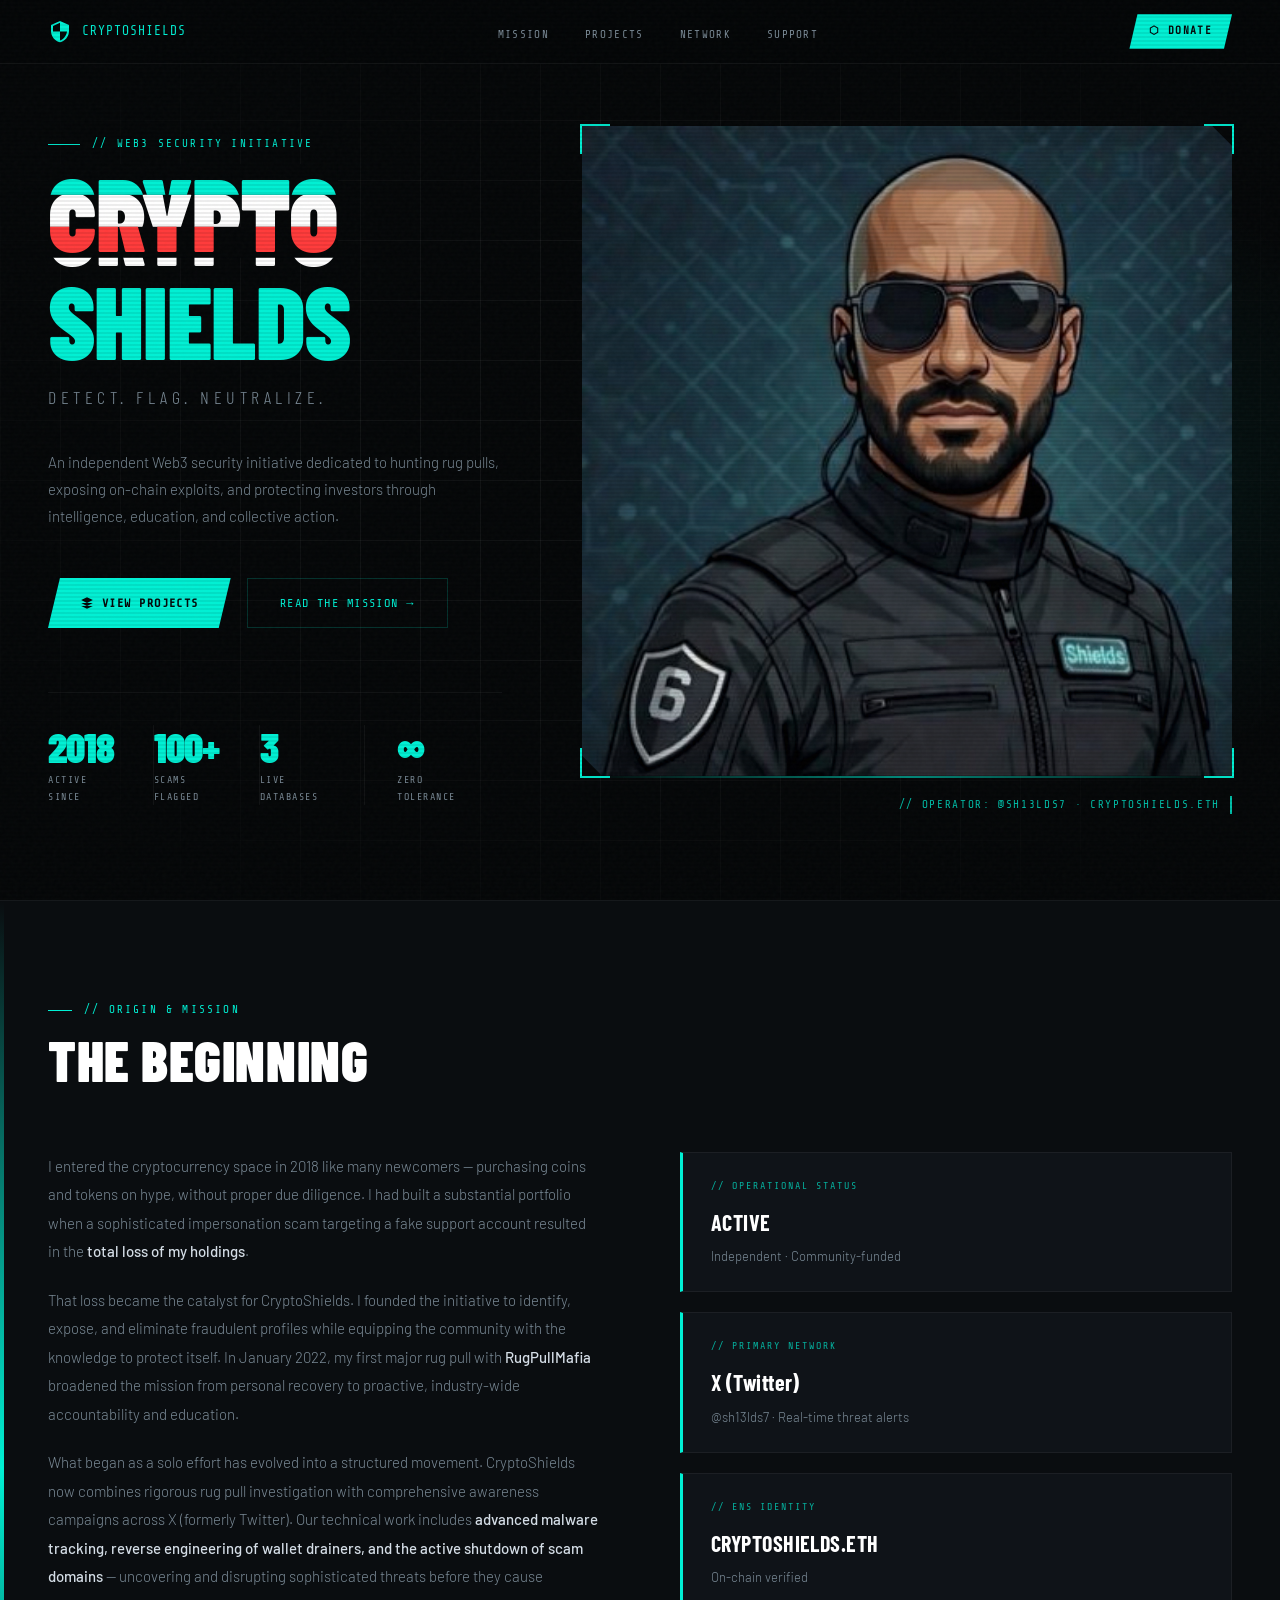
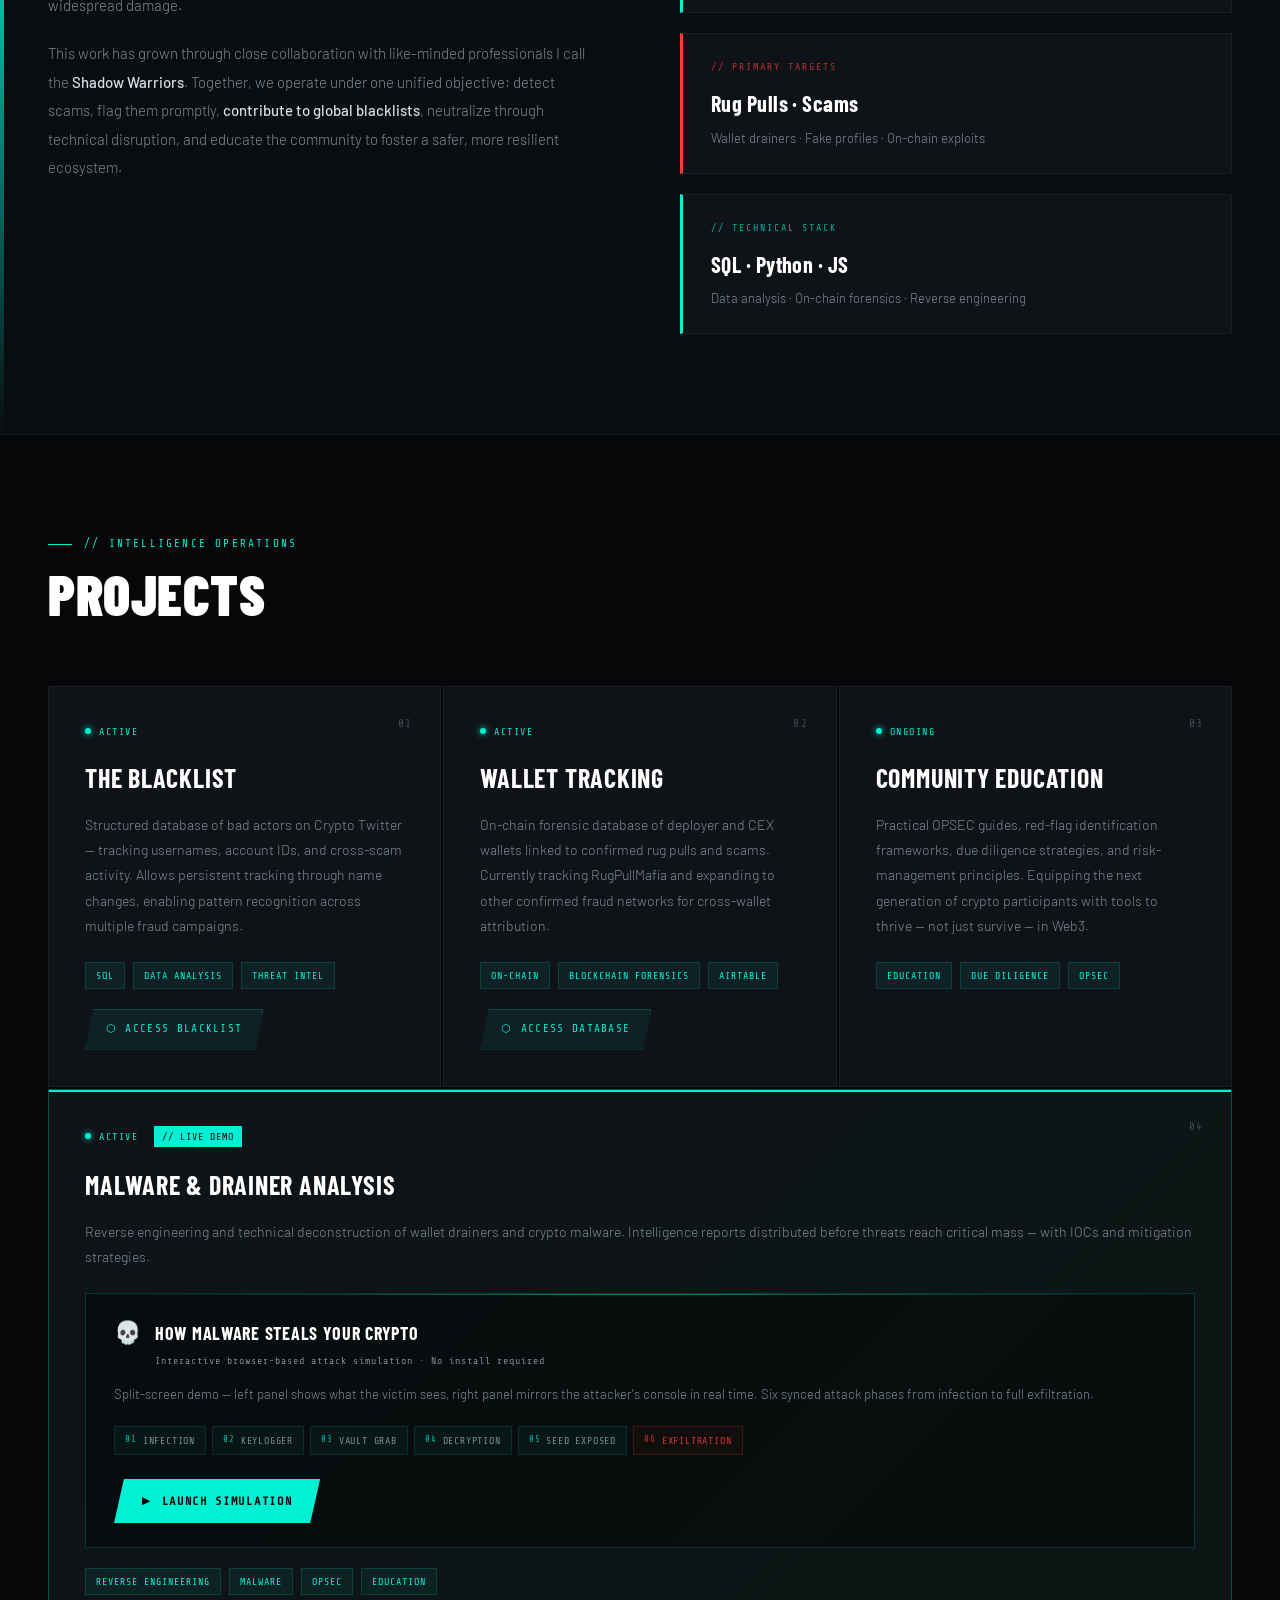
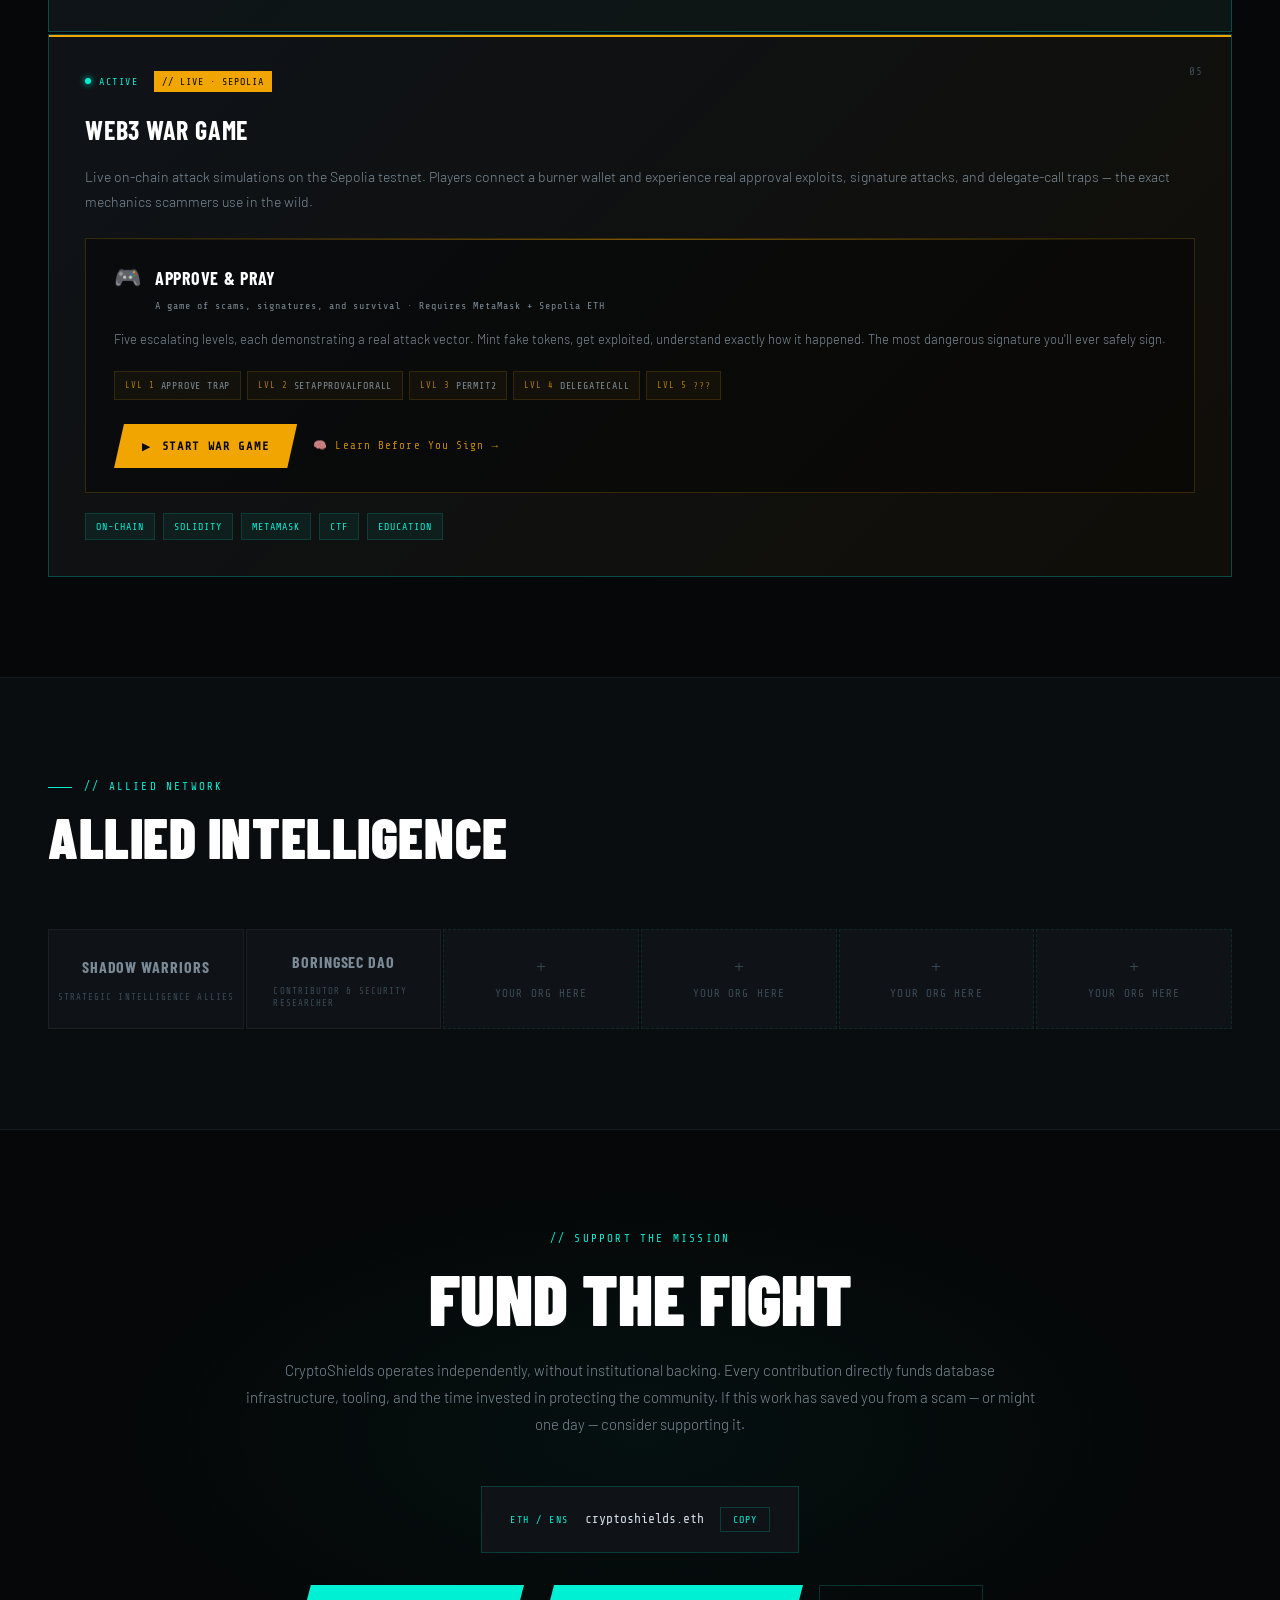
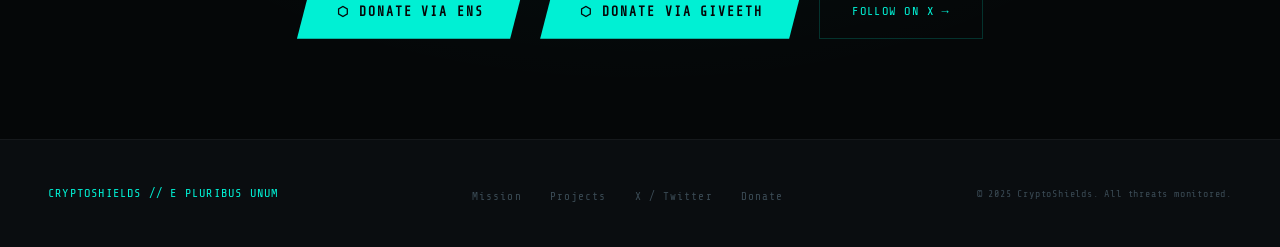
<file: index.html>
<!DOCTYPE html>
<html lang="en">
<head>
  <meta charset="UTF-8" />
  <meta name="viewport" content="width=device-width, initial-scale=1.0" />
  <title>CryptoShields | Web3 Security & OPSEC</title>
  <meta name="description" content="CryptoShields — Detecting, flagging, and neutralizing crypto scams, rug pulls, and Web3 threats. Community-driven OPSEC for the decentralized world." />
  <link rel="preconnect" href="https://fonts.googleapis.com" />
  <link href="https://fonts.googleapis.com/css2?family=Share+Tech+Mono&family=Barlow+Condensed:wght@300;400;600;700;900&family=Barlow:wght@300;400;500&display=swap" rel="stylesheet" />
  <style>
    :root {
      --bg: #050708;
      --surface: #0a0d10;
      --surface2: #0f1318;
      --cyan: #00f0d4;
      --cyan-dim: #00c4ae;
      --cyan-glow: rgba(0, 240, 212, 0.15);
      --cyan-glow2: rgba(0, 240, 212, 0.06);
      --red: #ff3b3b;
      --red-dim: #cc2222;
      --text: #d4dde6;
      --text-dim: #7a8a96;
      --text-faint: #3a4a54;
      --border: rgba(0, 240, 212, 0.18);
      --border-faint: rgba(255,255,255,0.05);
      --mono: 'Share Tech Mono', monospace;
      --display: 'Barlow Condensed', sans-serif;
      --body: 'Barlow', sans-serif;
    }

    *, *::before, *::after { box-sizing: border-box; margin: 0; padding: 0; }

    html { scroll-behavior: smooth; }

    body {
      background: var(--bg);
      color: var(--text);
      font-family: var(--body);
      font-weight: 300;
      line-height: 1.7;
      overflow-x: hidden;
    }

    /* SCAN-LINE OVERLAY */
    body::before {
      content: '';
      position: fixed;
      inset: 0;
      background: repeating-linear-gradient(
        0deg,
        transparent,
        transparent 2px,
        rgba(0,0,0,0.07) 2px,
        rgba(0,0,0,0.07) 4px
      );
      pointer-events: none;
      z-index: 9999;
    }

    /* NOISE TEXTURE */
    body::after {
      content: '';
      position: fixed;
      inset: 0;
      opacity: 0.025;
      background-image: url("data:image/svg+xml,%3Csvg viewBox='0 0 256 256' xmlns='http://www.w3.org/2000/svg'%3E%3Cfilter id='n'%3E%3CfeTurbulence type='fractalNoise' baseFrequency='0.9' numOctaves='4' stitchTiles='stitch'/%3E%3C/filter%3E%3Crect width='100%25' height='100%25' filter='url(%23n)'/%3E%3C/svg%3E");
      pointer-events: none;
      z-index: 9998;
    }

    /* ─── NAV ─── */
    nav {
      position: fixed;
      top: 0; left: 0; right: 0;
      z-index: 100;
      display: flex;
      align-items: center;
      justify-content: space-between;
      padding: 0 48px;
      height: 64px;
      background: rgba(5,7,8,0.92);
      backdrop-filter: blur(12px);
      border-bottom: 1px solid var(--border-faint);
    }
    .nav-logo {
      font-family: var(--mono);
      font-size: 13px;
      color: var(--cyan);
      letter-spacing: 0.08em;
      text-decoration: none;
      display: flex;
      align-items: center;
      gap: 10px;
    }
    .nav-logo .shield-icon {
      width: 24px; height: 24px;
      fill: var(--cyan);
    }
    .nav-links {
      display: flex;
      gap: 36px;
      list-style: none;
    }
    .nav-links a {
      font-family: var(--mono);
      font-size: 11px;
      color: var(--text-dim);
      text-decoration: none;
      letter-spacing: 0.12em;
      text-transform: uppercase;
      transition: color 0.2s;
    }
    .nav-links a:hover { color: var(--cyan); }
    .nav-cta {
      font-family: var(--mono);
      font-size: 11px;
      color: var(--bg);
      background: var(--cyan);
      padding: 8px 20px;
      letter-spacing: 0.12em;
      text-transform: uppercase;
      text-decoration: none;
      clip-path: polygon(8px 0%, 100% 0%, calc(100% - 8px) 100%, 0% 100%);
      transition: background 0.2s, transform 0.1s;
      font-weight: 600;
    }
    .nav-cta:hover { background: var(--cyan-dim); transform: translateY(-1px); }

    /* ─── HERO ─── */
    #hero {
      min-height: 100vh;
      display: flex;
      align-items: center;
      padding: 120px 48px 80px;
      position: relative;
      overflow: hidden;
    }

    /* Grid background */
    #hero::before {
      content: '';
      position: absolute;
      inset: 0;
      background-image:
        linear-gradient(var(--border-faint) 1px, transparent 1px),
        linear-gradient(90deg, var(--border-faint) 1px, transparent 1px);
      background-size: 60px 60px;
      mask-image: radial-gradient(ellipse 80% 80% at 50% 50%, black 30%, transparent 80%);
    }

    /* Glowing orb */
    #hero::after {
      content: '';
      position: absolute;
      top: 20%; right: -10%;
      width: 600px; height: 600px;
      border-radius: 50%;
      background: radial-gradient(circle, rgba(0,240,212,0.07) 0%, transparent 70%);
      pointer-events: none;
    }

    /* Update this in your #hero style section */
.hero-inner {
  max-width: 1200px;
  margin: 0 auto;
  display: grid;
  /* Increased from 400px to 550px */
  grid-template-columns: 1fr 650px; 
  gap: 80px;
  align-items: center;
  width: 100%;
  position: relative;
  z-index: 1;
}

    .hero-tag {
      font-family: var(--mono);
      font-size: 11px;
      color: var(--cyan);
      letter-spacing: 0.2em;
      text-transform: uppercase;
      margin-bottom: 24px;
      display: flex;
      align-items: center;
      gap: 12px;
    }
    .hero-tag::before {
      content: '';
      display: inline-block;
      width: 32px; height: 1px;
      background: var(--cyan);
    }

    .hero-title {
      font-family: var(--display);
      font-size: clamp(56px, 8vw, 108px);
      font-weight: 900;
      line-height: 0.92;
      letter-spacing: -0.01em;
      text-transform: uppercase;
      color: #fff;
      margin-bottom: 8px;
    }
    .hero-title .accent { color: var(--cyan); }

    .hero-subtitle {
      font-family: var(--display);
      font-size: clamp(14px, 2vw, 18px);
      font-weight: 300;
      color: var(--text-dim);
      letter-spacing: 0.25em;
      text-transform: uppercase;
      margin-bottom: 36px;
      margin-top: 16px;
    }

    .hero-desc {
      font-size: 15px;
      color: var(--text-dim);
      max-width: 540px;
      margin-bottom: 48px;
      line-height: 1.8;
    }

    .hero-btns {
      display: flex;
      gap: 16px;
      flex-wrap: wrap;
    }

    .btn-primary-cs {
      font-family: var(--mono);
      font-size: 12px;
      letter-spacing: 0.12em;
      text-transform: uppercase;
      color: var(--bg);
      background: var(--cyan);
      padding: 14px 32px;
      text-decoration: none;
      clip-path: polygon(12px 0%, 100% 0%, calc(100% - 12px) 100%, 0% 100%);
      transition: all 0.2s;
      font-weight: 600;
      display: inline-flex;
      align-items: center;
      gap: 8px;
    }
    .btn-primary-cs:hover {
      background: #fff;
      transform: translateY(-2px);
      box-shadow: 0 0 24px rgba(0,240,212,0.4);
    }

    .btn-secondary-cs {
      font-family: var(--mono);
      font-size: 12px;
      letter-spacing: 0.12em;
      text-transform: uppercase;
      color: var(--cyan);
      background: transparent;
      border: 1px solid var(--border);
      padding: 14px 32px;
      text-decoration: none;
      transition: all 0.2s;
      display: inline-flex;
      align-items: center;
      gap: 8px;
    }
    .btn-secondary-cs:hover {
      background: var(--cyan-glow2);
      border-color: var(--cyan);
    }

    /* HERO IMAGE */
   .hero-image-wrap {
  display: flex;
  flex-direction: column;
  align-self: end; /* This pushes ONLY the image and ID tag to the bottom */
}
    /* Update the frame dimensions */
    .hero-image-frame {
  position: relative;
  width: 100%;       /* Allow it to fill the column width */
  max-width: 650px;  /* But don't let it exceed 400px */
  aspect-ratio: 1 / 1; /* FORCES the container to be a perfect square */
}

.hero-image-frame img {
  width: 100%;
  height: 100%;
  object-fit: cover;
  object-position: center; /* Changed from top center to center the face */
  display: block;
  filter: contrast(1.05) brightness(0.95);
  /* Keep your existing clip-path */
  clip-path: polygon(0 0, calc(100% - 20px) 0, 100% 20px, 100% 100%, 20px 100%, 0 calc(100% - 20px));
}
    /* Corner brackets */
    .hero-image-frame::before,
    .hero-image-frame::after {
      content: '';
      position: absolute;
      width: 30px; height: 30px;
      z-index: 2;
    }
    .hero-image-frame::before {
      top: -2px; left: -2px;
      border-top: 2px solid var(--cyan);
      border-left: 2px solid var(--cyan);
    }
    .hero-image-frame::after {
      bottom: -2px; right: -2px;
      border-bottom: 2px solid var(--cyan);
      border-right: 2px solid var(--cyan);
    }
    .frame-br { /* extra corners via spans */
      position: absolute;
      width: 30px; height: 30px;
      z-index: 2;
    }
    .frame-tr {
      top: -2px; right: -2px;
      border-top: 2px solid var(--cyan);
      border-right: 2px solid var(--cyan);
    }
    .frame-bl {
      bottom: -2px; left: -2px;
      border-bottom: 2px solid var(--cyan);
      border-left: 2px solid var(--cyan);
    }
    .hero-scan {
      position: absolute;
      left: 0; right: 0;
      height: 2px;
      background: linear-gradient(90deg, transparent, var(--cyan), transparent);
      opacity: 0.6;
      animation: scan 4s linear infinite;
    }
    @keyframes scan {
      0% { top: 0; opacity: 0; }
      5% { opacity: 0.6; }
      95% { opacity: 0.6; }
      100% { top: 100%; opacity: 0; }
    }
    .hero-id-tag {
  margin-top: 20px;
  font-family: var(--mono);
  font-size: 11px;
  color: var(--cyan);
  letter-spacing: 0.15em;
  text-align: right;
  width: 100%;
  max-width: 650px; /* Match the new width of your image */
  opacity: 0.8;
  border-right: 2px solid var(--cyan);
  padding-right: 10px;
}

    /* Stats bar */
    .hero-stats {
      display: flex;
      gap: 0;
      margin-top: 64px;
      border-top: 1px solid var(--border-faint);
      padding-top: 32px;
      grid-column: 1 / -1;
    }
    .stat {
      flex: 1;
      padding: 0 32px 0 0;
      border-right: 1px solid var(--border-faint);
    }
    .stat:last-child { border-right: none; padding-left: 32px; }
    .stat:first-child { padding-left: 0; }
    .stat-num {
      font-family: var(--display);
      font-size: 42px;
      font-weight: 900;
      color: var(--cyan);
      line-height: 1;
      letter-spacing: -0.02em;
    }
    .stat-label {
      font-family: var(--mono);
      font-size: 10px;
      color: var(--text-dim);
      letter-spacing: 0.15em;
      text-transform: uppercase;
      margin-top: 4px;
    }

    /* ─── SECTION COMMONS ─── */
    section {
      padding: 100px 48px;
    }
    .section-inner {
      max-width: 1200px;
      margin: 0 auto;
    }
    .section-header {
      margin-bottom: 64px;
    }
    .section-kicker {
      font-family: var(--mono);
      font-size: 11px;
      color: var(--cyan);
      letter-spacing: 0.2em;
      text-transform: uppercase;
      margin-bottom: 12px;
      display: flex;
      align-items: center;
      gap: 12px;
    }
    .section-kicker::before {
      content: '';
      display: inline-block;
      width: 24px; height: 1px;
      background: var(--cyan);
    }
    .section-title {
      font-family: var(--display);
      font-size: clamp(36px, 5vw, 56px);
      font-weight: 900;
      text-transform: uppercase;
      color: #fff;
      line-height: 1;
      letter-spacing: 0.01em;
    }

    /* ─── MISSION / BIO ─── */
    #mission {
      background: var(--surface);
      border-top: 1px solid var(--border-faint);
      border-bottom: 1px solid var(--border-faint);
      position: relative;
      overflow: hidden;
    }
    #mission::before {
      content: '';
      position: absolute;
      top: 0; left: 0; bottom: 0;
      width: 4px;
      background: linear-gradient(180deg, transparent, var(--cyan), transparent);
    }

    .mission-grid {
      display: grid;
      grid-template-columns: 1fr 1fr;
      gap: 80px;
      align-items: start;
    }
    .mission-text p {
      color: var(--text-dim);
      font-size: 15px;
      line-height: 1.9;
      margin-bottom: 20px;
    }
    .mission-text p:last-child { margin-bottom: 0; }
    .mission-text strong {
      color: var(--text);
      font-weight: 500;
    }

    .mission-aside {
      display: flex;
      flex-direction: column;
      gap: 20px;
    }
    .intel-card {
      background: var(--surface2);
      border: 1px solid var(--border-faint);
      border-left: 3px solid var(--cyan);
      padding: 24px 28px;
      position: relative;
    }
    .intel-card-label {
      font-family: var(--mono);
      font-size: 10px;
      color: var(--cyan);
      letter-spacing: 0.2em;
      text-transform: uppercase;
      margin-bottom: 10px;
      opacity: 0.7;
    }
    .intel-card-value {
      font-family: var(--display);
      font-size: 22px;
      font-weight: 700;
      color: #fff;
      letter-spacing: 0.02em;
    }
    .intel-card-sub {
      font-size: 13px;
      color: var(--text-dim);
      margin-top: 4px;
    }
    .intel-card.threat {
      border-left-color: var(--red);
    }
    .intel-card.threat .intel-card-label { color: var(--red); }

    /* ─── PROJECTS ─── */
    #projects {
      background: var(--bg);
    }
    .projects-grid {
      display: grid;
      grid-template-columns: repeat(auto-fill, minmax(340px, 1fr));
      gap: 2px;
    }
    .project-card {
      background: var(--surface2);
      border: 1px solid var(--border-faint);
      padding: 36px;
      position: relative;
      overflow: hidden;
      transition: border-color 0.3s, transform 0.2s;
      cursor: default;
    }
    .project-card::before {
      content: '';
      position: absolute;
      top: 0; left: 0; right: 0;
      height: 2px;
      background: var(--cyan);
      transform: scaleX(0);
      transition: transform 0.3s;
      transform-origin: left;
    }
    .project-card:hover {
      border-color: var(--border);
      transform: translateY(-2px);
    }
    .project-card:hover::before { transform: scaleX(1); }

    .project-card.wip::before { background: var(--red); }
    .project-card.wip:hover { border-color: rgba(255,59,59,0.3); }

    .project-status {
      font-family: var(--mono);
      font-size: 10px;
      letter-spacing: 0.15em;
      text-transform: uppercase;
      margin-bottom: 16px;
      display: flex;
      align-items: center;
      gap: 8px;
    }
    .status-dot {
      width: 6px; height: 6px;
      border-radius: 50%;
      background: var(--cyan);
      box-shadow: 0 0 6px var(--cyan);
      animation: pulse 2s infinite;
    }
    .status-dot.inactive {
      background: var(--red);
      box-shadow: 0 0 6px var(--red);
      animation: none;
    }
    .status-dot.pending {
      background: #f0a500;
      box-shadow: 0 0 6px #f0a500;
    }
    @keyframes pulse {
      0%, 100% { opacity: 1; }
      50% { opacity: 0.4; }
    }
    .project-num {
      position: absolute;
      top: 28px; right: 28px;
      font-family: var(--mono);
      font-size: 11px;
      color: var(--text-faint);
      letter-spacing: 0.1em;
    }
    .project-title {
      font-family: var(--display);
      font-size: 26px;
      font-weight: 700;
      text-transform: uppercase;
      color: #fff;
      margin-bottom: 12px;
      letter-spacing: 0.03em;
    }
    .project-desc {
      font-size: 14px;
      color: var(--text-dim);
      line-height: 1.8;
      margin-bottom: 24px;
    }
    .project-tags {
      display: flex;
      gap: 8px;
      flex-wrap: wrap;
    }
    .tag {
      font-family: var(--mono);
      font-size: 10px;
      letter-spacing: 0.1em;
      text-transform: uppercase;
      color: var(--cyan);
      background: var(--cyan-glow2);
      border: 1px solid rgba(0,240,212,0.15);
      padding: 4px 10px;
    }
    .tag.red {
      color: var(--red);
      background: rgba(255,59,59,0.04);
      border-color: rgba(255,59,59,0.15);
    }
    .project-link {
      display: inline-flex;
      align-items: center;
      gap: 6px;
      font-family: var(--mono);
      font-size: 11px;
      color: var(--cyan);
      text-decoration: none;
      letter-spacing: 0.1em;
      margin-top: 20px;
      transition: gap 0.2s;
    }
    .project-link:hover { gap: 10px; }

    .btn-card {
      display: inline-flex;
      align-items: center;
      gap: 8px;
      font-family: var(--mono);
      font-size: 11px;
      letter-spacing: 0.12em;
      text-transform: uppercase;
      color: var(--cyan);
      background: var(--cyan-glow2);
      border: 1px solid var(--border);
      padding: 10px 20px;
      text-decoration: none;
      margin-top: 20px;
      clip-path: polygon(8px 0%, 100% 0%, calc(100% - 8px) 100%, 0% 100%);
      transition: all 0.2s;
    }
    .btn-card:hover {
      background: var(--cyan-glow);
      border-color: var(--cyan);
      color: #fff;
      transform: translateY(-1px);
      box-shadow: 0 0 14px rgba(0,240,212,0.2);
    }

    /* ─── COLLABORATORS ─── */
    #collaborators {
      background: var(--surface);
      border-top: 1px solid var(--border-faint);
      border-bottom: 1px solid var(--border-faint);
    }
    .collab-grid {
      display: grid;
      grid-template-columns: repeat(auto-fill, minmax(180px, 1fr));
      gap: 2px;
    }
    .collab-slot {
      background: var(--surface2);
      border: 1px solid var(--border-faint);
      height: 100px;
      display: flex;
      align-items: center;
      justify-content: center;
      flex-direction: column;
      gap: 10px;
      transition: border-color 0.2s;
      cursor: pointer;
    }
    .collab-slot:hover { border-color: var(--border); }
    .collab-logo-placeholder {
      font-family: var(--mono);
      font-size: 11px;
      color: var(--text-faint);
      letter-spacing: 0.1em;
      text-transform: uppercase;
      text-align: center;
    }
    .collab-slot.add-slot {
      border-style: dashed;
      border-color: rgba(0,240,212,0.1);
    }
    .collab-slot.add-slot:hover {
      border-color: var(--border);
      background: var(--cyan-glow2);
    }
    .add-icon {
      font-size: 20px;
      color: var(--text-faint);
      line-height: 1;
    }

    /* Collab with real names */
    .collab-name {
      font-family: var(--display);
      font-size: 16px;
      font-weight: 700;
      text-transform: uppercase;
      color: var(--text-dim);
      letter-spacing: 0.06em;
    }
    .collab-role {
      font-family: var(--mono);
      font-size: 9px;
      color: var(--text-faint);
      letter-spacing: 0.12em;
      text-transform: uppercase;
    }

    /* ─── DONATE / CTA ─── */
    #donate {
      background: var(--bg);
      padding: 100px 48px;
      position: relative;
      overflow: hidden;
    }
    #donate::before {
      content: '';
      position: absolute;
      inset: 0;
      background: radial-gradient(ellipse 60% 60% at 50% 50%, rgba(0,240,212,0.04) 0%, transparent 70%);
    }
    .donate-inner {
      max-width: 800px;
      margin: 0 auto;
      text-align: center;
      position: relative;
      z-index: 1;
    }
    .donate-inner .section-kicker { justify-content: center; }
    .donate-inner .section-kicker::before { display: none; }
    .donate-title {
      font-family: var(--display);
      font-size: clamp(40px, 6vw, 72px);
      font-weight: 900;
      text-transform: uppercase;
      color: #fff;
      line-height: 1;
      margin-bottom: 24px;
    }
    .donate-desc {
      font-size: 15px;
      color: var(--text-dim);
      line-height: 1.8;
      margin-bottom: 48px;
    }
    .donate-address {
      background: var(--surface2);
      border: 1px solid var(--border);
      padding: 20px 28px;
      margin-bottom: 32px;
      display: inline-flex;
      align-items: center;
      gap: 16px;
      max-width: 100%;
    }
    .donate-address-label {
      font-family: var(--mono);
      font-size: 10px;
      color: var(--cyan);
      letter-spacing: 0.15em;
      white-space: nowrap;
    }
    .donate-address-val {
      font-family: var(--mono);
      font-size: 13px;
      color: var(--text);
      word-break: break-all;
    }
    .copy-btn {
      background: none;
      border: 1px solid var(--border);
      color: var(--cyan);
      font-family: var(--mono);
      font-size: 10px;
      padding: 6px 12px;
      cursor: pointer;
      letter-spacing: 0.1em;
      white-space: nowrap;
      transition: all 0.2s;
    }
    .copy-btn:hover { background: var(--cyan-glow2); }

    .donate-cta-group {
      display: flex;
      gap: 16px;
      justify-content: center;
      flex-wrap: wrap;
    }
    .btn-donate {
      font-family: var(--mono);
      font-size: 13px;
      letter-spacing: 0.15em;
      text-transform: uppercase;
      color: var(--bg);
      background: var(--cyan);
      padding: 16px 40px;
      text-decoration: none;
      clip-path: polygon(14px 0%, 100% 0%, calc(100% - 14px) 100%, 0% 100%);
      font-weight: 700;
      display: inline-flex;
      align-items: center;
      gap: 10px;
      transition: all 0.2s;
    }
    .btn-donate:hover {
      background: #fff;
      transform: translateY(-2px);
      box-shadow: 0 0 32px rgba(0,240,212,0.35);
    }

    /* ─── FOOTER ─── */
    footer {
      border-top: 1px solid var(--border-faint);
      padding: 40px 48px;
      background: var(--surface);
    }
    .footer-inner {
      max-width: 1200px;
      margin: 0 auto;
      display: flex;
      align-items: center;
      justify-content: space-between;
    }
    .footer-logo {
      font-family: var(--mono);
      font-size: 12px;
      color: var(--cyan);
      letter-spacing: 0.1em;
    }
    .footer-links {
      display: flex;
      gap: 28px;
      list-style: none;
    }
    .footer-links a {
      font-family: var(--mono);
      font-size: 11px;
      color: var(--text-faint);
      text-decoration: none;
      letter-spacing: 0.1em;
      transition: color 0.2s;
    }
    .footer-links a:hover { color: var(--cyan); }
    .footer-copy {
      font-family: var(--mono);
      font-size: 10px;
      color: var(--text-faint);
      letter-spacing: 0.08em;
    }

    /* ─── GLITCH TITLE ANIMATION ─── */
    .glitch {
      position: relative;
    }
    .glitch::before,
    .glitch::after {
      content: attr(data-text);
      position: absolute;
      top: 0; left: 0;
      width: 100%;
      color: #fff;
      font-family: inherit;
      font-size: inherit;
      font-weight: inherit;
      line-height: inherit;
      letter-spacing: inherit;
      background: var(--bg);
    }
    .glitch::before {
      color: var(--cyan);
      animation: glitch1 4s infinite linear;
      clip-path: polygon(0 0, 100% 0, 100% 33%, 0 33%);
    }
    .glitch::after {
      color: var(--red);
      animation: glitch2 4s infinite linear;
      clip-path: polygon(0 67%, 100% 67%, 100% 100%, 0 100%);
    }
    @keyframes glitch1 {
      0%, 92%, 100% { transform: none; opacity: 0; }
      93% { transform: translate(-3px, 1px); opacity: 0.8; }
      94% { transform: translate(2px, -1px); opacity: 0.7; }
      95% { transform: translate(-1px, 2px); opacity: 0.9; }
      96%, 97% { transform: none; opacity: 0; }
      98% { transform: translate(3px, -2px); opacity: 0.6; }
      99% { transform: none; opacity: 0; }
    }
    @keyframes glitch2 {
      0%, 94%, 100% { transform: none; opacity: 0; }
      95% { transform: translate(3px, -1px); opacity: 0.7; }
      96% { transform: translate(-2px, 2px); opacity: 0.8; }
      97% { transform: none; opacity: 0; }
      98%, 99% { transform: translate(1px, 3px); opacity: 0.5; }
    }

    /* Fade-in on load */
    .fade-in {
      opacity: 0;
      transform: translateY(20px);
      animation: fadeUp 0.8s ease forwards;
    }
    .fade-in:nth-child(1) { animation-delay: 0.1s; }
    .fade-in:nth-child(2) { animation-delay: 0.25s; }
    .fade-in:nth-child(3) { animation-delay: 0.4s; }
    .fade-in:nth-child(4) { animation-delay: 0.55s; }
    .fade-in:nth-child(5) { animation-delay: 0.7s; }
    @keyframes fadeUp {
      to { opacity: 1; transform: none; }
    }

    /* ─── FEATURED CARD + SIM BLOCK ─── */
    .project-card--featured {
      border-color: rgba(0, 240, 212, 0.25);
      background: linear-gradient(135deg, #0f1318 0%, #0c1614 100%);
      grid-column: 1 / -1;
    }
    .project-card--featured::before { transform: scaleX(1); }
    .featured-badge {
      font-family: var(--mono);
      font-size: 10px;
      color: var(--bg);
      background: var(--cyan);
      padding: 2px 8px;
      letter-spacing: 0.1em;
      margin-left: 8px;
    }
    .featured-badge--orange {
      background: #f0a500;
    }
    .sim-block {
      margin-top: 24px;
      background: rgba(0,0,0,0.4);
      border: 1px solid var(--border);
      padding: 24px 28px;
      position: relative;
      overflow: hidden;
    }
    .sim-block::before {
      content: '';
      position: absolute;
      top: 0; left: 0; right: 0;
      height: 1px;
      background: linear-gradient(90deg, transparent, var(--cyan), transparent);
      opacity: 0.5;
    }
    .sim-block-header {
      display: flex;
      align-items: flex-start;
      gap: 14px;
      margin-bottom: 14px;
    }
    .sim-icon { font-size: 22px; line-height: 1; flex-shrink: 0; margin-top: 2px; }
    .sim-title {
      font-family: var(--display);
      font-size: 18px;
      font-weight: 700;
      color: #fff;
      text-transform: uppercase;
      letter-spacing: 0.04em;
    }
    .sim-sub {
      font-family: var(--mono);
      font-size: 10px;
      color: var(--text-dim);
      letter-spacing: 0.1em;
      margin-top: 3px;
    }
    .sim-desc {
      font-size: 13px;
      color: var(--text-dim);
      line-height: 1.75;
      margin-bottom: 20px;
    }
    .sim-phases {
      display: flex;
      flex-wrap: wrap;
      gap: 6px;
      margin-bottom: 24px;
    }
    .sim-phase {
      display: flex;
      align-items: center;
      gap: 6px;
      background: rgba(0,240,212,0.04);
      border: 1px solid rgba(0,240,212,0.12);
      padding: 5px 10px;
      font-family: var(--mono);
    }
    .phase-num { font-size: 9px; color: var(--cyan); opacity: 0.7; letter-spacing: 0.1em; }
    .phase-label { font-size: 10px; color: var(--text-dim); letter-spacing: 0.08em; text-transform: uppercase; }
    .sim-phase--last { border-color: rgba(255,59,59,0.2); background: rgba(255,59,59,0.04); }
    .sim-phase--last .phase-label { color: var(--red); opacity: 0.8; }
    .sim-phase--last .phase-num { color: var(--red); }
    .btn-sim {
      display: inline-flex;
      align-items: center;
      gap: 10px;
      font-family: var(--mono);
      font-size: 12px;
      letter-spacing: 0.14em;
      text-transform: uppercase;
      color: var(--bg);
      background: var(--cyan);
      padding: 12px 28px;
      text-decoration: none;
      clip-path: polygon(10px 0%, 100% 0%, calc(100% - 10px) 100%, 0% 100%);
      font-weight: 700;
      transition: all 0.2s;
    }
    .btn-sim:hover {
      background: #fff;
      transform: translateY(-1px);
      box-shadow: 0 0 20px rgba(0,240,212,0.3);
    }
    .btn-sim-icon { font-size: 10px; }

    /* ─── WAR GAME CARD ─── */
    .project-card--wargame {
      background: linear-gradient(135deg, #0f1318 0%, #100e08 100%);
    }
    .project-card--wargame::before { background: #f0a500; }
    .sim-block--wargame {
      border-color: rgba(240,165,0,0.2);
    }
    .sim-block--wargame::before {
      background: linear-gradient(90deg, transparent, #f0a500, transparent);
    }
    .wg-phase {
      background: rgba(240,165,0,0.04);
      border-color: rgba(240,165,0,0.15);
    }
    .wg-phase .phase-num { color: #f0a500; }
    .wg-phase .phase-label { color: var(--text-dim); }
    .sim-phase--mystery .phase-label { color: #f0a500; opacity: 0.6; }
    .btn-sim--orange {
      background: #f0a500;
      color: var(--bg);
    }
    .btn-sim--orange:hover {
      background: #ffc940;
      box-shadow: 0 0 20px rgba(240,165,0,0.35);
    }
    .wg-btns {
      display: flex;
      align-items: center;
      gap: 16px;
      flex-wrap: wrap;
    }
    .btn-sim-secondary {
      font-family: var(--mono);
      font-size: 11px;
      color: #f0a500;
      text-decoration: none;
      letter-spacing: 0.1em;
      opacity: 0.8;
      transition: opacity 0.2s;
    }
    .btn-sim-secondary:hover { opacity: 1; }

    /* Responsive */
    @media (max-width: 900px) {
      nav { padding: 0 24px; }
      .nav-links { display: none; }
      #hero { padding: 100px 24px 60px; }
      .hero-inner { grid-template-columns: 1fr; gap: 48px; }
      .hero-image-wrap { order: -1; }
      .hero-image-frame { width: 250px; height: 250px; }
      .mission-grid { grid-template-columns: 1fr; gap: 48px; }
      section { padding: 72px 24px; }
      #donate { padding: 72px 24px; }
      footer { padding: 32px 24px; }
      .footer-inner { flex-direction: column; gap: 20px; text-align: center; }
      .hero-stats { grid-column: 1; }
      .donate-address { flex-direction: column; text-align: left; }
    }
  </style>
</head>
<body>

  <!-- NAV -->
  <nav>
    <a href="#" class="nav-logo">
      <svg class="shield-icon" viewBox="0 0 24 24"><path d="M12 1L3 5v6c0 5.25 3.75 10.15 9 11.25C17.25 21.15 21 16.25 21 11V5L12 1zm0 10.5h7c-.53 4.12-3.28 7.79-7 8.94V11.5H5v-5.5l7-3.15V11.5z"/></svg>
      CRYPTOSHIELDS
    </a>
    <ul class="nav-links">
      <li><a href="#mission">Mission</a></li>
      <li><a href="#projects">Projects</a></li>
      <li><a href="#collaborators">Network</a></li>
      <li><a href="#donate">Support</a></li>
    </ul>
    <a href="#donate" class="nav-cta">⬡ Donate</a>
  </nav>

  <!-- HERO -->
  <section id="hero">
    <div class="hero-inner">
      <div>
        <div class="hero-tag fade-in">// Web3 Security Initiative</div>
        <h1 class="hero-title fade-in">
          <span class="glitch" data-text="CRYPTO">CRYPTO</span><br>
          <span class="accent">SHIELDS</span>
        </h1>
        <p class="hero-subtitle fade-in">Detect. Flag. Neutralize.</p>
        <p class="hero-desc fade-in">
          An independent Web3 security initiative dedicated to hunting rug pulls, exposing on-chain exploits, and protecting investors through intelligence, education, and collective action.
        </p>
        <div class="hero-btns fade-in">
          <a href="#projects" class="btn-primary-cs">
            <svg width="14" height="14" viewBox="0 0 24 24" fill="currentColor"><path d="M12 2L2 7l10 5 10-5-10-5zM2 17l10 5 10-5M2 12l10 5 10-5"/></svg>
            View Projects
          </a>
          <a href="#mission" class="btn-secondary-cs">
            Read the Mission →
          </a>
        </div>

        <div class="hero-stats">
          <div class="stat">
            <div class="stat-num">2018</div>
            <div class="stat-label">Active since</div>
          </div>
          <div class="stat">
            <div class="stat-num">100+</div>
            <div class="stat-label">Scams flagged</div>
          </div>
          <div class="stat">
            <div class="stat-num">3</div>
            <div class="stat-label">Live databases</div>
          </div>
          <div class="stat">
            <div class="stat-num">∞</div>
            <div class="stat-label">Zero tolerance</div>
          </div>
        </div>
      </div>

      <div class="hero-image-wrap fade-in">
        <div class="hero-image-frame">
          <img src="Shields.jpg" alt="CryptoShields" />
          <span class="frame-br frame-tr"></span>
          <span class="frame-br frame-bl"></span>
          <div class="hero-scan"></div>
        </div>
        <div class="hero-id-tag">// OPERATOR: @SH13LDS7 · CRYPTOSHIELDS.ETH</div>
      </div>
    </div>
  </section>

  <!-- MISSION -->
  <section id="mission">
    <div class="section-inner">
      <div class="section-header">
        <div class="section-kicker">// Origin & Mission</div>
        <h2 class="section-title">The Beginning</h2>
      </div>
      <div class="mission-grid">
        <div class="mission-text">
            <p>I entered the cryptocurrency space in 2018 like many newcomers — purchasing coins and tokens on hype, without proper due diligence. I had built a substantial portfolio when a sophisticated impersonation scam targeting a fake support account resulted in the <strong>total loss of my holdings</strong>.</p>
            <p>That loss became the catalyst for CryptoShields. I founded the initiative to identify, expose, and eliminate fraudulent profiles while equipping the community with the knowledge to protect itself. In January 2022, my first major rug pull with <strong>RugPullMafia</strong> broadened the mission from personal recovery to proactive, industry-wide accountability and education.</p>
            <p>What began as a solo effort has evolved into a structured movement. CryptoShields now combines rigorous rug pull investigation with comprehensive awareness campaigns across X (formerly Twitter). Our technical work includes <strong>advanced malware tracking, reverse engineering of wallet drainers, and the active shutdown of scam domains</strong> — uncovering and disrupting sophisticated threats before they cause widespread damage.</p>
            <p>This work has grown through close collaboration with like-minded professionals I call the <strong>Shadow Warriors</strong>. Together, we operate under one unified objective: detect scams, flag them promptly, <strong>contribute to global blacklists</strong>, neutralize through technical disruption, and educate the community to foster a safer, more resilient ecosystem.</p>
        </div>
        <div class="mission-aside">
          <div class="intel-card">
            <div class="intel-card-label">// Operational Status</div>
            <div class="intel-card-value">ACTIVE</div>
            <div class="intel-card-sub">Independent · Community-funded</div>
          </div>
          <div class="intel-card">
            <div class="intel-card-label">// Primary Network</div>
            <div class="intel-card-value">X (Twitter)</div>
            <div class="intel-card-sub">@sh13lds7 · Real-time threat alerts</div>
          </div>
          <div class="intel-card">
            <div class="intel-card-label">// ENS Identity</div>
            <div class="intel-card-value">CRYPTOSHIELDS.ETH</div>
            <div class="intel-card-sub">On-chain verified</div>
          </div>
          <div class="intel-card threat">
            <div class="intel-card-label">// Primary Targets</div>
            <div class="intel-card-value">Rug Pulls · Scams</div>
            <div class="intel-card-sub">Wallet drainers · Fake profiles · On-chain exploits</div>
          </div>
          <div class="intel-card">
            <div class="intel-card-label">// Technical Stack</div>
            <div class="intel-card-value">SQL · Python · JS</div>
            <div class="intel-card-sub">Data analysis · On-chain forensics · Reverse engineering</div>
          </div>
        </div>
      </div>
    </div>
  </section>

  <!-- PROJECTS -->
  <section id="projects">
    <div class="section-inner">
      <div class="section-header">
        <div class="section-kicker">// Intelligence Operations</div>
        <h2 class="section-title">Projects</h2>
      </div>
      <div class="projects-grid">

        <!-- ROW 1: Three small cards -->
        <div class="project-card">
          <span class="project-num">01</span>
          <div class="project-status">
            <span class="status-dot"></span>
            <span style="font-family:var(--mono);font-size:10px;color:var(--cyan);letter-spacing:0.15em;">ACTIVE</span>
          </div>
          <div class="project-title">The Blacklist</div>
          <p class="project-desc">Structured database of bad actors on Crypto Twitter — tracking usernames, account IDs, and cross-scam activity. Allows persistent tracking through name changes, enabling pattern recognition across multiple fraud campaigns.</p>
          <div class="project-tags">
            <span class="tag">SQL</span>
            <span class="tag">Data Analysis</span>
            <span class="tag">Threat Intel</span>
          </div>
          <a href="https://x-ray-vision.up.railway.app/blacklist" class="btn-card" target="_blank" rel="noopener">
            <span>⬡</span> Access Blacklist
          </a>
        </div>

        <div class="project-card">
          <span class="project-num">02</span>
          <div class="project-status">
            <span class="status-dot"></span>
            <span style="font-family:var(--mono);font-size:10px;color:var(--cyan);letter-spacing:0.15em;">ACTIVE</span>
          </div>
          <div class="project-title">Wallet Tracking</div>
          <p class="project-desc">On-chain forensic database of deployer and CEX wallets linked to confirmed rug pulls and scams. Currently tracking RugPullMafia and expanding to other confirmed fraud networks for cross-wallet attribution.</p>
          <div class="project-tags">
            <span class="tag">On-Chain</span>
            <span class="tag">Blockchain Forensics</span>
            <span class="tag">Airtable</span>
          </div>
          <a href="https://airtable.com/appchBIWUKiuxBbCy/tblcDC8oVoe2mMEVT/viwZmCr85KV3mmJLj?blocks=hide" class="btn-card" target="_blank" rel="noopener">
            <span>⬡</span> Access Database
          </a>
        </div>

        <div class="project-card">
          <span class="project-num">03</span>
          <div class="project-status">
            <span class="status-dot"></span>
            <span style="font-family:var(--mono);font-size:10px;color:var(--cyan);letter-spacing:0.15em;">ONGOING</span>
          </div>
          <div class="project-title">Community Education</div>
          <p class="project-desc">Practical OPSEC guides, red-flag identification frameworks, due diligence strategies, and risk-management principles. Equipping the next generation of crypto participants with tools to thrive — not just survive — in Web3.</p>
          <div class="project-tags">
            <span class="tag">Education</span>
            <span class="tag">Due Diligence</span>
            <span class="tag">OPSEC</span>
          </div>
        </div>

        <!-- ROW 2: Malware Simulation — full width featured -->
        <div class="project-card project-card--featured">
          <span class="project-num">04</span>
          <div class="project-status">
            <span class="status-dot"></span>
            <span style="font-family:var(--mono);font-size:10px;color:var(--cyan);letter-spacing:0.15em;">ACTIVE</span>
            <span class="featured-badge">// LIVE DEMO</span>
          </div>
          <div class="project-title">Malware & Drainer Analysis</div>
          <p class="project-desc">Reverse engineering and technical deconstruction of wallet drainers and crypto malware. Intelligence reports distributed before threats reach critical mass — with IOCs and mitigation strategies.</p>
          <div class="sim-block">
            <div class="sim-block-header">
              <span class="sim-icon">💀</span>
              <div>
                <div class="sim-title">How Malware Steals Your Crypto</div>
                <div class="sim-sub">Interactive browser-based attack simulation · No install required</div>
              </div>
            </div>
            <p class="sim-desc">Split-screen demo — left panel shows what the victim sees, right panel mirrors the attacker's console in real time. Six synced attack phases from infection to full exfiltration.</p>
            <div class="sim-phases">
              <div class="sim-phase"><span class="phase-num">01</span><span class="phase-label">Infection</span></div>
              <div class="sim-phase"><span class="phase-num">02</span><span class="phase-label">Keylogger</span></div>
              <div class="sim-phase"><span class="phase-num">03</span><span class="phase-label">Vault Grab</span></div>
              <div class="sim-phase"><span class="phase-num">04</span><span class="phase-label">Decryption</span></div>
              <div class="sim-phase"><span class="phase-num">05</span><span class="phase-label">Seed Exposed</span></div>
              <div class="sim-phase sim-phase--last"><span class="phase-num">06</span><span class="phase-label">Exfiltration</span></div>
            </div>
            <a href="https://cryptoshields.github.io/malware-simulation/" class="btn-sim" target="_blank" rel="noopener">
              <span class="btn-sim-icon">▶</span> Launch Simulation
            </a>
          </div>
          <div class="project-tags" style="margin-top:20px;">
            <span class="tag">Reverse Engineering</span>
            <span class="tag">Malware</span>
            <span class="tag">OPSEC</span>
            <span class="tag">Education</span>
          </div>
        </div>

        <!-- ROW 3: Web3 War Game — full width featured -->
        <div class="project-card project-card--featured project-card--wargame">
          <span class="project-num">05</span>
          <div class="project-status">
            <span class="status-dot"></span>
            <span style="font-family:var(--mono);font-size:10px;color:var(--cyan);letter-spacing:0.15em;">ACTIVE</span>
            <span class="featured-badge featured-badge--orange">// LIVE · SEPOLIA</span>
          </div>
          <div class="project-title">Web3 War Game</div>
          <p class="project-desc">Live on-chain attack simulations on the Sepolia testnet. Players connect a burner wallet and experience real approval exploits, signature attacks, and delegate-call traps — the exact mechanics scammers use in the wild.</p>
          <div class="sim-block sim-block--wargame">
            <div class="sim-block-header">
              <span class="sim-icon">🎮</span>
              <div>
                <div class="sim-title">Approve & Pray</div>
                <div class="sim-sub">A game of scams, signatures, and survival · Requires MetaMask + Sepolia ETH</div>
              </div>
            </div>
            <p class="sim-desc">Five escalating levels, each demonstrating a real attack vector. Mint fake tokens, get exploited, understand exactly how it happened. The most dangerous signature you'll ever safely sign.</p>
            <div class="sim-phases">
              <div class="sim-phase wg-phase"><span class="phase-num">LVL 1</span><span class="phase-label">Approve Trap</span></div>
              <div class="sim-phase wg-phase"><span class="phase-num">LVL 2</span><span class="phase-label">setApprovalForAll</span></div>
              <div class="sim-phase wg-phase"><span class="phase-num">LVL 3</span><span class="phase-label">Permit2</span></div>
              <div class="sim-phase wg-phase"><span class="phase-num">LVL 4</span><span class="phase-label">delegatecall</span></div>
              <div class="sim-phase wg-phase sim-phase--mystery"><span class="phase-num">LVL 5</span><span class="phase-label">???</span></div>
            </div>
            <div class="wg-btns">
              <a href="https://cryptoshields.github.io/web3-wargame/index.html" class="btn-sim btn-sim--orange" target="_blank" rel="noopener">
                <span class="btn-sim-icon">▶</span> Start War Game
              </a>
              <a href="https://cryptoshields.github.io/web3-wargame/learn.html" class="btn-sim-secondary" target="_blank" rel="noopener">
                🧠 Learn Before You Sign →
              </a>
            </div>
          </div>
          <div class="project-tags" style="margin-top:20px;">
            <span class="tag">On-Chain</span>
            <span class="tag">Solidity</span>
            <span class="tag">MetaMask</span>
            <span class="tag">CTF</span>
            <span class="tag">Education</span>
          </div>
        </div>

      </div>
    </div>
  </section>

  <!-- COLLABORATORS -->
  <section id="collaborators">
    <div class="section-inner">
      <div class="section-header">
        <div class="section-kicker">// Allied Network</div>
        <h2 class="section-title">Allied Intelligence</h2>
      </div>
      <div class="collab-grid">
        <div class="collab-slot">
    <div class="collab-name">Shadow Warriors</div>
    <div class="collab-role">Strategic Intelligence Allies</div>
  </div>

  <a href="https://x.com/boringsecdao" target="_blank" style="text-decoration: none;">
    <div class="collab-slot" style="cursor: pointer;">
      <div class="collab-name">BoringSec DAO</div>
      <div class="collab-role" style="max-width: 140px; line-height: 1.4; margin: 0 auto;">
        Contributor & Security Researcher
      </div>
    </div>
  </a>
        <!-- Add more real partner slots here -->
        <div class="collab-slot add-slot">
          <div class="add-icon">+</div>
          <div class="collab-logo-placeholder">Your org here</div>
        </div>
        <div class="collab-slot add-slot">
          <div class="add-icon">+</div>
          <div class="collab-logo-placeholder">Your org here</div>
        </div>
        <div class="collab-slot add-slot">
          <div class="add-icon">+</div>
          <div class="collab-logo-placeholder">Your org here</div>
        </div>
        <div class="collab-slot add-slot">
          <div class="add-icon">+</div>
          <div class="collab-logo-placeholder">Your org here</div>
        </div>
      </div>
    </div>
  </section>

  <!-- DONATE -->
  <section id="donate">
    <div class="donate-inner">
      <div class="section-kicker">// Support the Mission</div>
      <h2 class="donate-title">Fund the Fight</h2>
      <p class="donate-desc">
        CryptoShields operates independently, without institutional backing. Every contribution directly funds database infrastructure, tooling, and the time invested in protecting the community. If this work has saved you from a scam — or might one day — consider supporting it.
      </p>

      <div class="donate-address" id="donateBox">
        <span class="donate-address-label">ETH / ENS</span>
        <span class="donate-address-val" id="ethAddress">cryptoshields.eth</span>
        <button class="copy-btn" onclick="copyAddress()">COPY</button>
      </div>

      <div class="donate-cta-group">
        <a href="https://etherscan.io/name-lookup-search?id=cryptoshields.eth" class="btn-donate" target="_blank">
          ⬡ Donate via ENS
        </a>
        <a href="https://giveth.io/project/cryptoshields" class="btn-donate" target="_blank">
          ⬡ Donate via GiveEth
        </a>
        
        <a href="https://twitter.com/sh13lds7" class="btn-secondary-cs" target="_blank">
          Follow on X →
        </a>
      </div>
    </div>
  </section>

  <!-- FOOTER -->
  <footer>
    <div class="footer-inner">
      <div class="footer-logo">CRYPTOSHIELDS // E PLURIBUS UNUM</div>
      <ul class="footer-links">
        <li><a href="#mission">Mission</a></li>
        <li><a href="#projects">Projects</a></li>
        <li><a href="https://twitter.com/sh13lds7" target="_blank">X / Twitter</a></li>
        <li><a href="#donate">Donate</a></li>
      </ul>
      <div class="footer-copy">© 2025 CryptoShields. All threats monitored.</div>
    </div>
  </footer>

  <script>
    // Copy ETH address
    function copyAddress() {
      const addr = document.getElementById('ethAddress').textContent;
      navigator.clipboard.writeText(addr).then(() => {
        const btn = document.querySelector('.copy-btn');
        btn.textContent = 'COPIED ✓';
        btn.style.color = 'var(--cyan)';
        setTimeout(() => { btn.textContent = 'COPY'; btn.style.color = ''; }, 2000);
      });
    }

    // Scroll-triggered fade-in for sections
    const observer = new IntersectionObserver((entries) => {
      entries.forEach(e => {
        if (e.isIntersecting) {
          e.target.style.opacity = '1';
          e.target.style.transform = 'none';
          e.target.style.transition = 'opacity 0.7s ease, transform 0.7s ease';
        }
      });
    }, { threshold: 0.1 });

    document.querySelectorAll('.project-card, .intel-card, .collab-slot').forEach(el => {
      el.style.opacity = '0';
      el.style.transform = 'translateY(16px)';
      observer.observe(el);
    });
  </script>
 <!-- TRACKER -->
  <script data-goatcounter="https://cryptoshield.goatcounter.com/count"
        async src="//gc.zgo.at/count.js"></script>
</body>
</html>
</file>
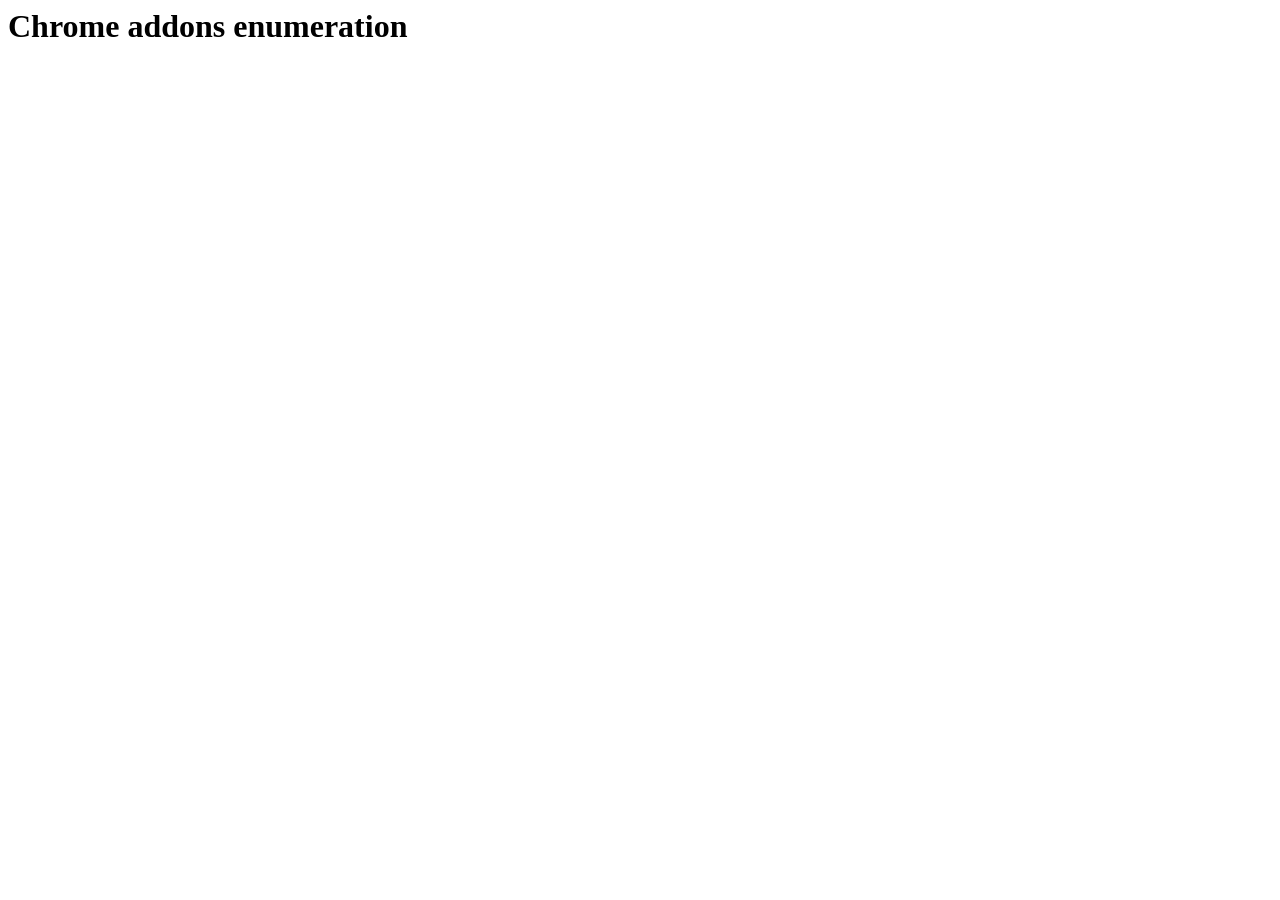
<file: browsertesting.html>
<body>
<h1>Chrome addons enumeration</h1>

<script>
window.onload = function() 
{
    

  var value = sessionStorage.getItem('MD_DOMAIN_CACHED_STATUS_INIT'); 
  alert(value); 
    
}
</script>
</body>
</file>
